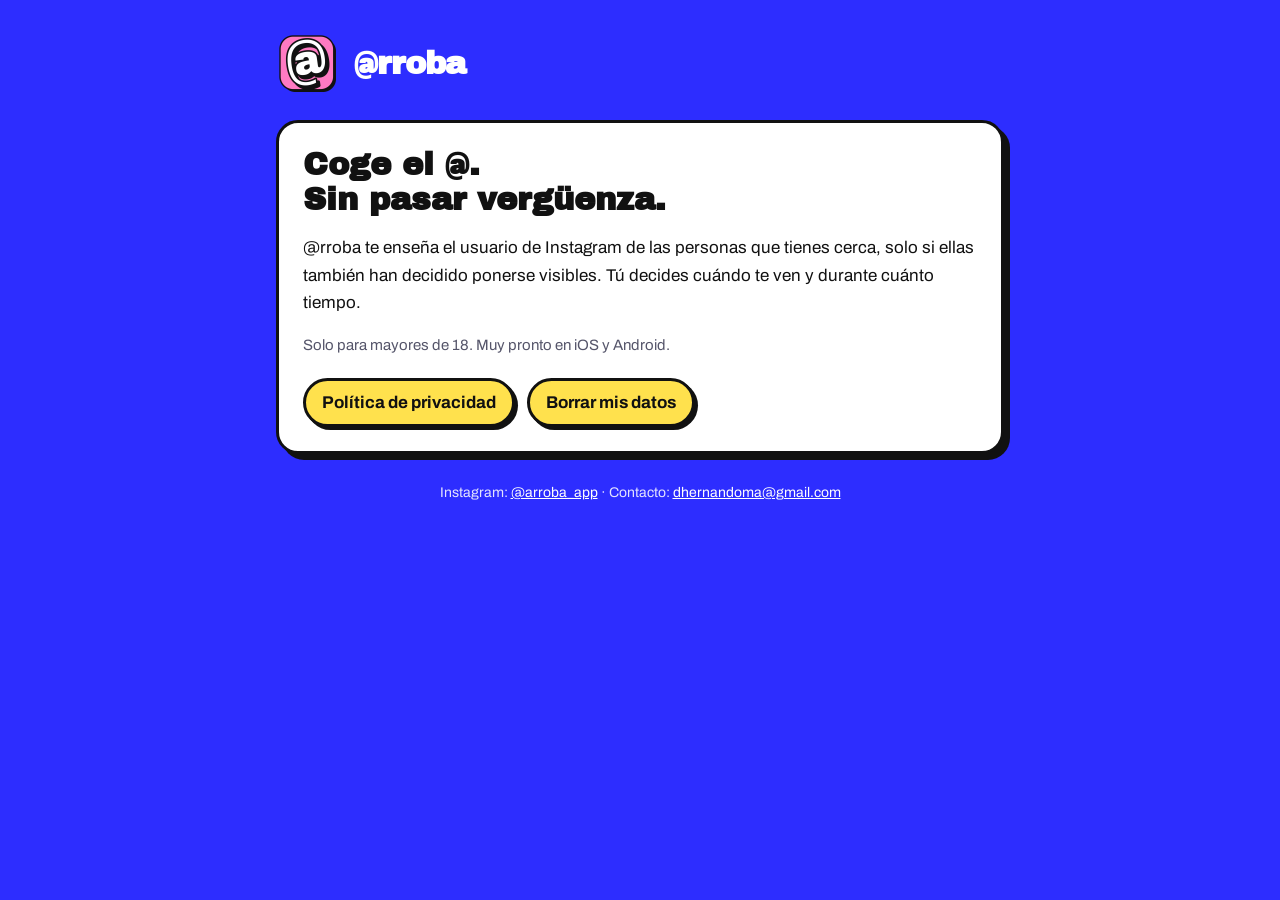
<file: index.html>
<!doctype html>
<html lang="es">
<head>
<meta charset="utf-8">
<meta name="viewport" content="width=device-width, initial-scale=1">
<title>@rroba · Coge el @. Sin pasar vergüenza.</title>
<link rel="icon" href="icono.png">
<link href="https://fonts.googleapis.com/css2?family=Archivo+Black&family=Archivo:wght@400;700&display=swap" rel="stylesheet">
<link rel="stylesheet" href="estilo.css">
</head>
<body>
<main>
  <header><img src="icono.png" alt=""><a href="./">@rroba</a></header>
  <div class="card">
    <h1>Coge el @.<br>Sin pasar vergüenza.</h1>
    <p>@rroba te enseña el usuario de Instagram de las personas que tienes cerca, solo si ellas también han decidido ponerse visibles. Tú decides cuándo te ven y durante cuánto tiempo.</p>
    <p class="muted">Solo para mayores de 18. Muy pronto en iOS y Android.</p>
    <a class="pill" href="privacidad.html">Política de privacidad</a>
    <a class="pill" href="borrar-datos.html">Borrar mis datos</a>
  </div>
  <footer>Instagram: <a href="https://instagram.com/arroba_app">@arroba_app</a> · Contacto: <a href="mailto:dhernandoma@gmail.com">dhernandoma@gmail.com</a></footer>
</main>
</body>
</html>
</file>
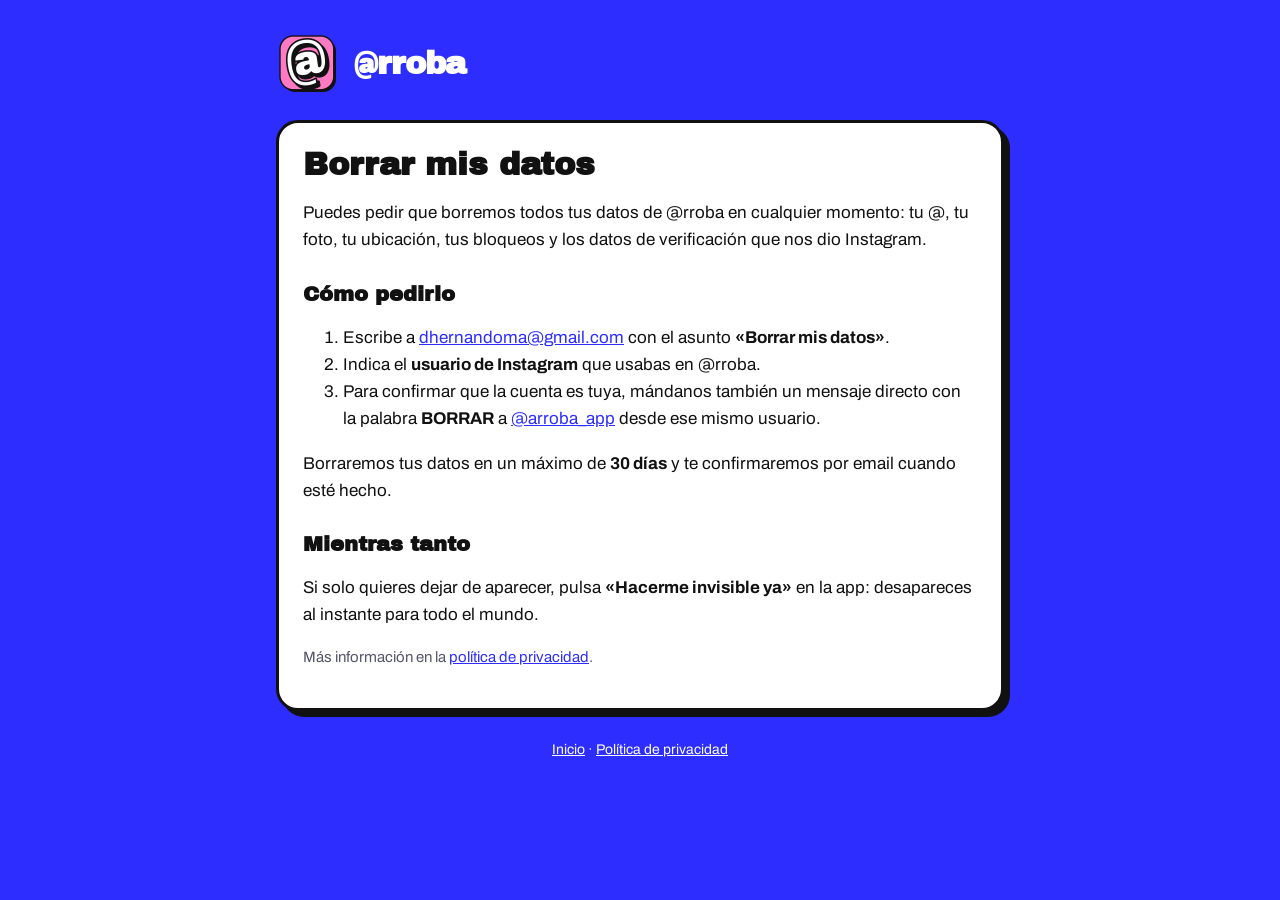
<file: borrar-datos.html>
<!doctype html>
<html lang="es">
<head>
<meta charset="utf-8">
<meta name="viewport" content="width=device-width, initial-scale=1">
<title>Borrar mis datos · @rroba</title>
<link rel="icon" href="icono.png">
<link href="https://fonts.googleapis.com/css2?family=Archivo+Black&family=Archivo:wght@400;700&display=swap" rel="stylesheet">
<link rel="stylesheet" href="estilo.css">
</head>
<body>
<main>
  <header><img src="icono.png" alt=""><a href="./">@rroba</a></header>
  <div class="card">
    <h1>Borrar mis datos</h1>
    <p>Puedes pedir que borremos todos tus datos de @rroba en cualquier momento: tu @, tu foto, tu ubicación, tus bloqueos y los datos de verificación que nos dio Instagram.</p>

    <h2>Cómo pedirlo</h2>
    <ol>
      <li>Escribe a <a href="mailto:dhernandoma@gmail.com?subject=Borrar%20mis%20datos%20de%20%40rroba">dhernandoma@gmail.com</a> con el asunto <strong>«Borrar mis datos»</strong>.</li>
      <li>Indica el <strong>usuario de Instagram</strong> que usabas en @rroba.</li>
      <li>Para confirmar que la cuenta es tuya, mándanos también un mensaje directo con la palabra <strong>BORRAR</strong> a <a href="https://instagram.com/arroba_app">@arroba_app</a> desde ese mismo usuario.</li>
    </ol>
    <p>Borraremos tus datos en un máximo de <strong>30 días</strong> y te confirmaremos por email cuando esté hecho.</p>

    <h2>Mientras tanto</h2>
    <p>Si solo quieres dejar de aparecer, pulsa <strong>«Hacerme invisible ya»</strong> en la app: desapareces al instante para todo el mundo.</p>

    <p class="muted">Más información en la <a href="privacidad.html">política de privacidad</a>.</p>
  </div>
  <footer><a href="./">Inicio</a> · <a href="privacidad.html">Política de privacidad</a></footer>
</main>
</body>
</html>
</file>
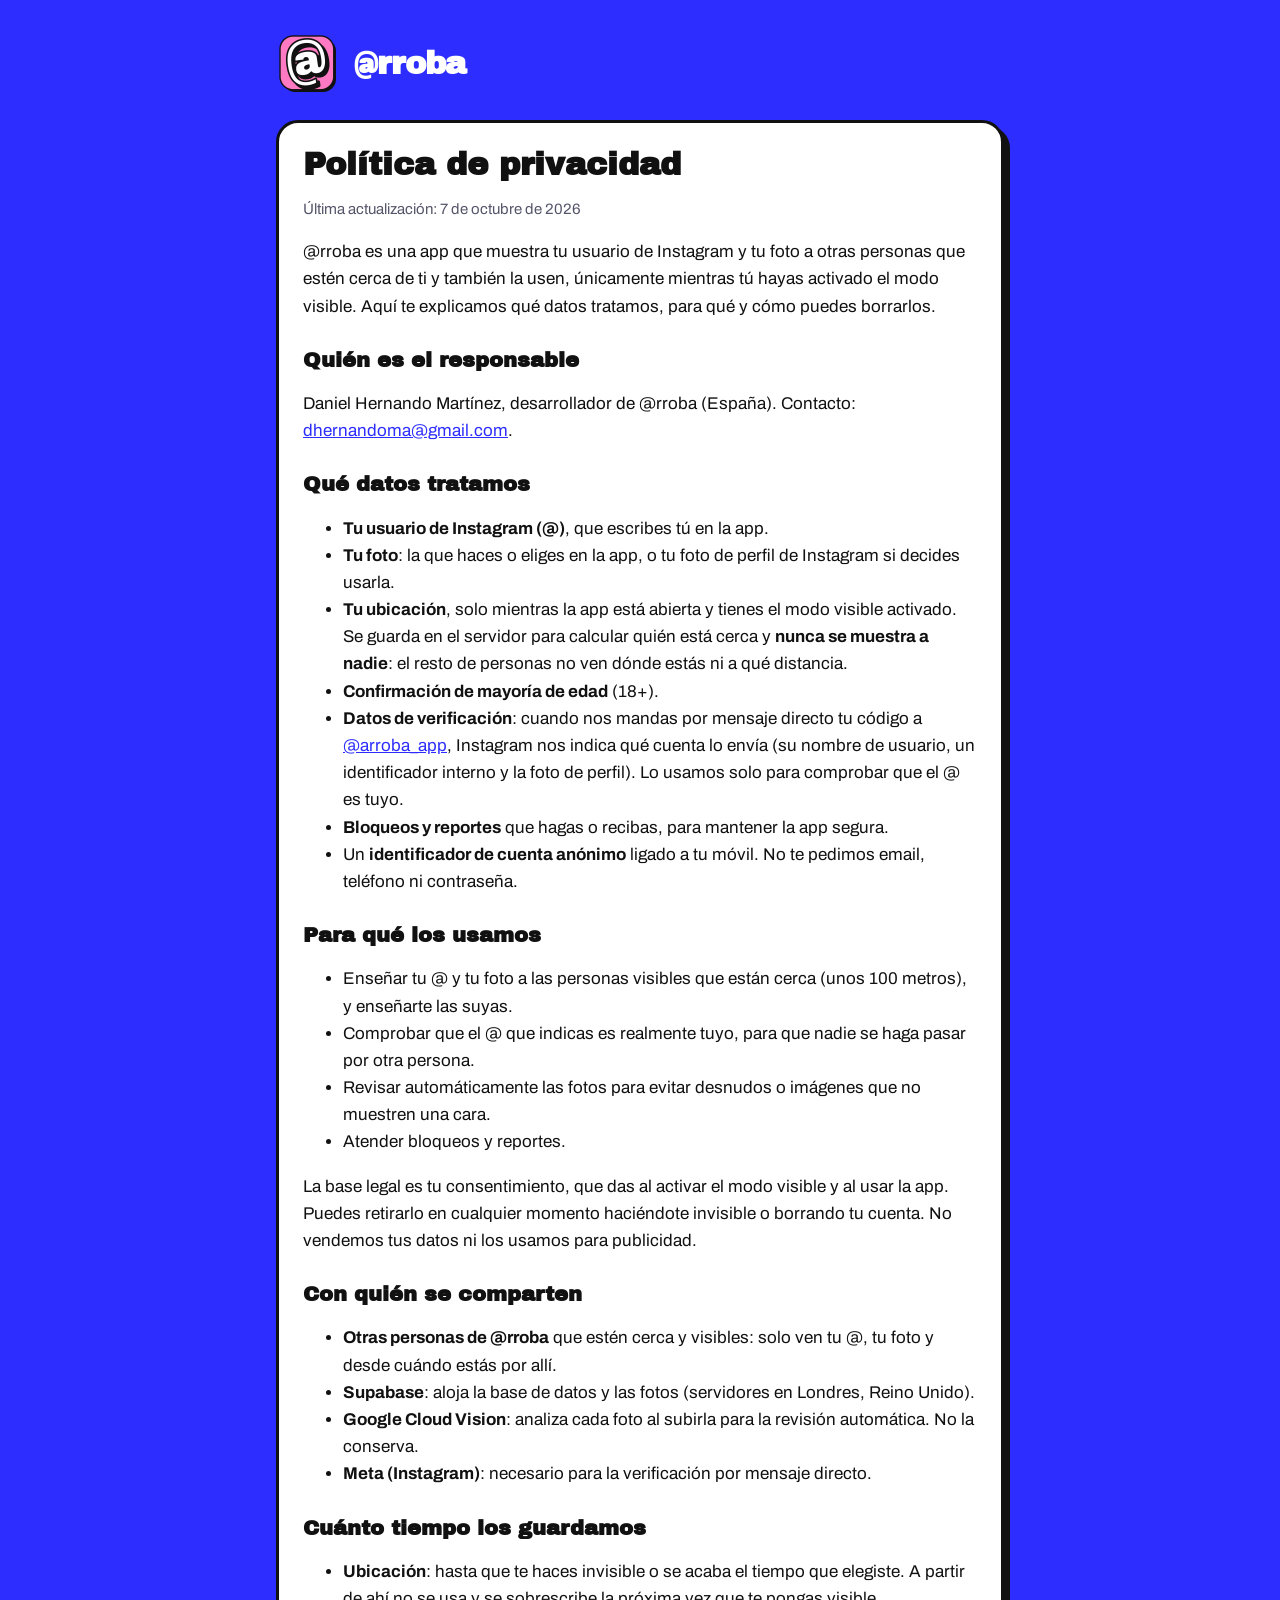
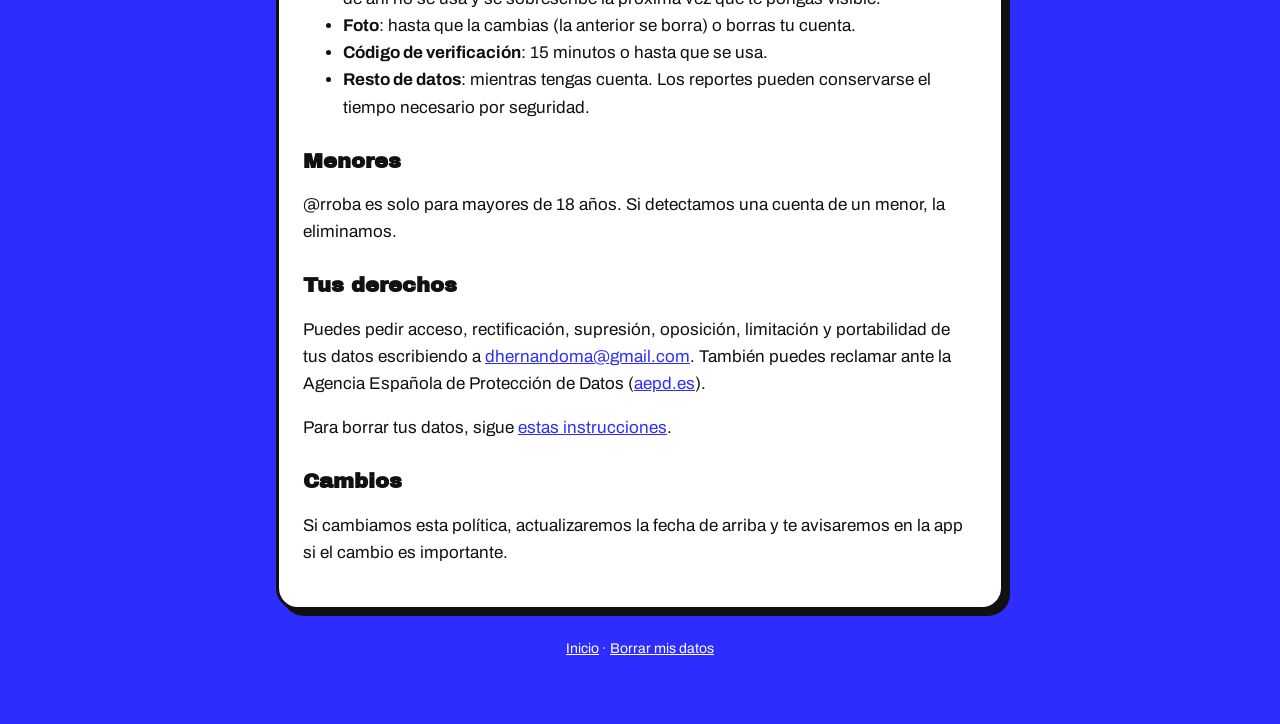
<file: privacidad.html>
<!doctype html>
<html lang="es">
<head>
<meta charset="utf-8">
<meta name="viewport" content="width=device-width, initial-scale=1">
<title>Política de privacidad · @rroba</title>
<link rel="icon" href="icono.png">
<link href="https://fonts.googleapis.com/css2?family=Archivo+Black&family=Archivo:wght@400;700&display=swap" rel="stylesheet">
<link rel="stylesheet" href="estilo.css">
</head>
<body>
<main>
  <header><img src="icono.png" alt=""><a href="./">@rroba</a></header>
  <div class="card">
    <h1>Política de privacidad</h1>
    <p class="muted">Última actualización: 7 de octubre de 2026</p>

    <p>@rroba es una app que muestra tu usuario de Instagram y tu foto a otras personas que estén cerca de ti y también la usen, únicamente mientras tú hayas activado el modo visible. Aquí te explicamos qué datos tratamos, para qué y cómo puedes borrarlos.</p>

    <h2>Quién es el responsable</h2>
    <p>Daniel Hernando Martínez, desarrollador de @rroba (España). Contacto: <a href="mailto:dhernandoma@gmail.com">dhernandoma@gmail.com</a>.</p>

    <h2>Qué datos tratamos</h2>
    <ul>
      <li><strong>Tu usuario de Instagram (@)</strong>, que escribes tú en la app.</li>
      <li><strong>Tu foto</strong>: la que haces o eliges en la app, o tu foto de perfil de Instagram si decides usarla.</li>
      <li><strong>Tu ubicación</strong>, solo mientras la app está abierta y tienes el modo visible activado. Se guarda en el servidor para calcular quién está cerca y <strong>nunca se muestra a nadie</strong>: el resto de personas no ven dónde estás ni a qué distancia.</li>
      <li><strong>Confirmación de mayoría de edad</strong> (18+).</li>
      <li><strong>Datos de verificación</strong>: cuando nos mandas por mensaje directo tu código a <a href="https://instagram.com/arroba_app">@arroba_app</a>, Instagram nos indica qué cuenta lo envía (su nombre de usuario, un identificador interno y la foto de perfil). Lo usamos solo para comprobar que el @ es tuyo.</li>
      <li><strong>Bloqueos y reportes</strong> que hagas o recibas, para mantener la app segura.</li>
      <li>Un <strong>identificador de cuenta anónimo</strong> ligado a tu móvil. No te pedimos email, teléfono ni contraseña.</li>
    </ul>

    <h2>Para qué los usamos</h2>
    <ul>
      <li>Enseñar tu @ y tu foto a las personas visibles que están cerca (unos 100 metros), y enseñarte las suyas.</li>
      <li>Comprobar que el @ que indicas es realmente tuyo, para que nadie se haga pasar por otra persona.</li>
      <li>Revisar automáticamente las fotos para evitar desnudos o imágenes que no muestren una cara.</li>
      <li>Atender bloqueos y reportes.</li>
    </ul>
    <p>La base legal es tu consentimiento, que das al activar el modo visible y al usar la app. Puedes retirarlo en cualquier momento haciéndote invisible o borrando tu cuenta. No vendemos tus datos ni los usamos para publicidad.</p>

    <h2>Con quién se comparten</h2>
    <ul>
      <li><strong>Otras personas de @rroba</strong> que estén cerca y visibles: solo ven tu @, tu foto y desde cuándo estás por allí.</li>
      <li><strong>Supabase</strong>: aloja la base de datos y las fotos (servidores en Londres, Reino Unido).</li>
      <li><strong>Google Cloud Vision</strong>: analiza cada foto al subirla para la revisión automática. No la conserva.</li>
      <li><strong>Meta (Instagram)</strong>: necesario para la verificación por mensaje directo.</li>
    </ul>

    <h2>Cuánto tiempo los guardamos</h2>
    <ul>
      <li><strong>Ubicación</strong>: hasta que te haces invisible o se acaba el tiempo que elegiste. A partir de ahí no se usa y se sobrescribe la próxima vez que te pongas visible.</li>
      <li><strong>Foto</strong>: hasta que la cambias (la anterior se borra) o borras tu cuenta.</li>
      <li><strong>Código de verificación</strong>: 15 minutos o hasta que se usa.</li>
      <li><strong>Resto de datos</strong>: mientras tengas cuenta. Los reportes pueden conservarse el tiempo necesario por seguridad.</li>
    </ul>

    <h2>Menores</h2>
    <p>@rroba es solo para mayores de 18 años. Si detectamos una cuenta de un menor, la eliminamos.</p>

    <h2>Tus derechos</h2>
    <p>Puedes pedir acceso, rectificación, supresión, oposición, limitación y portabilidad de tus datos escribiendo a <a href="mailto:dhernandoma@gmail.com">dhernandoma@gmail.com</a>. También puedes reclamar ante la Agencia Española de Protección de Datos (<a href="https://www.aepd.es">aepd.es</a>).</p>
    <p>Para borrar tus datos, sigue <a href="borrar-datos.html">estas instrucciones</a>.</p>

    <h2>Cambios</h2>
    <p>Si cambiamos esta política, actualizaremos la fecha de arriba y te avisaremos en la app si el cambio es importante.</p>
  </div>
  <footer><a href="./">Inicio</a> · <a href="borrar-datos.html">Borrar mis datos</a></footer>
</main>
</body>
</html>
</file>
<file: estilo.css>
:root { --cobalt: #2D2DFF; --yellow: #FFE14D; --pink: #FF7AC2; --ink: #111111; --paper: #FFFFFF; }
* { box-sizing: border-box; }
body { margin: 0; background: var(--cobalt); color: var(--ink); font: 17px/1.6 Archivo, system-ui, sans-serif; }
main { max-width: 760px; margin: 0 auto; padding: 32px 16px 64px; }
.card { background: var(--paper); border: 3px solid var(--ink); border-radius: 22px; box-shadow: 6px 6px 0 var(--ink); padding: 24px; }
header { display: flex; align-items: center; gap: 14px; margin-bottom: 24px; color: #fff; }
header img { width: 64px; height: 64px; }
header a { color: #fff; text-decoration: none; font: 900 32px/1 "Archivo Black", Archivo, sans-serif; letter-spacing: -1px; }
h1 { font: 900 32px/1.1 "Archivo Black", Archivo, sans-serif; margin: 0 0 8px; }
h2 { font: 900 21px/1.2 "Archivo Black", Archivo, sans-serif; margin: 28px 0 8px; }
a { color: var(--cobalt); }
.muted { color: #55556A; font-size: 15px; }
.pill { display: inline-block; background: var(--yellow); border: 3px solid var(--ink); border-radius: 999px; box-shadow: 3px 3px 0 var(--ink); padding: 8px 16px; font-weight: 700; color: var(--ink); text-decoration: none; margin: 6px 8px 0 0; }
footer { color: #E4E4FF; text-align: center; margin-top: 28px; font-size: 14px; }
footer a { color: #fff; }
</file>
